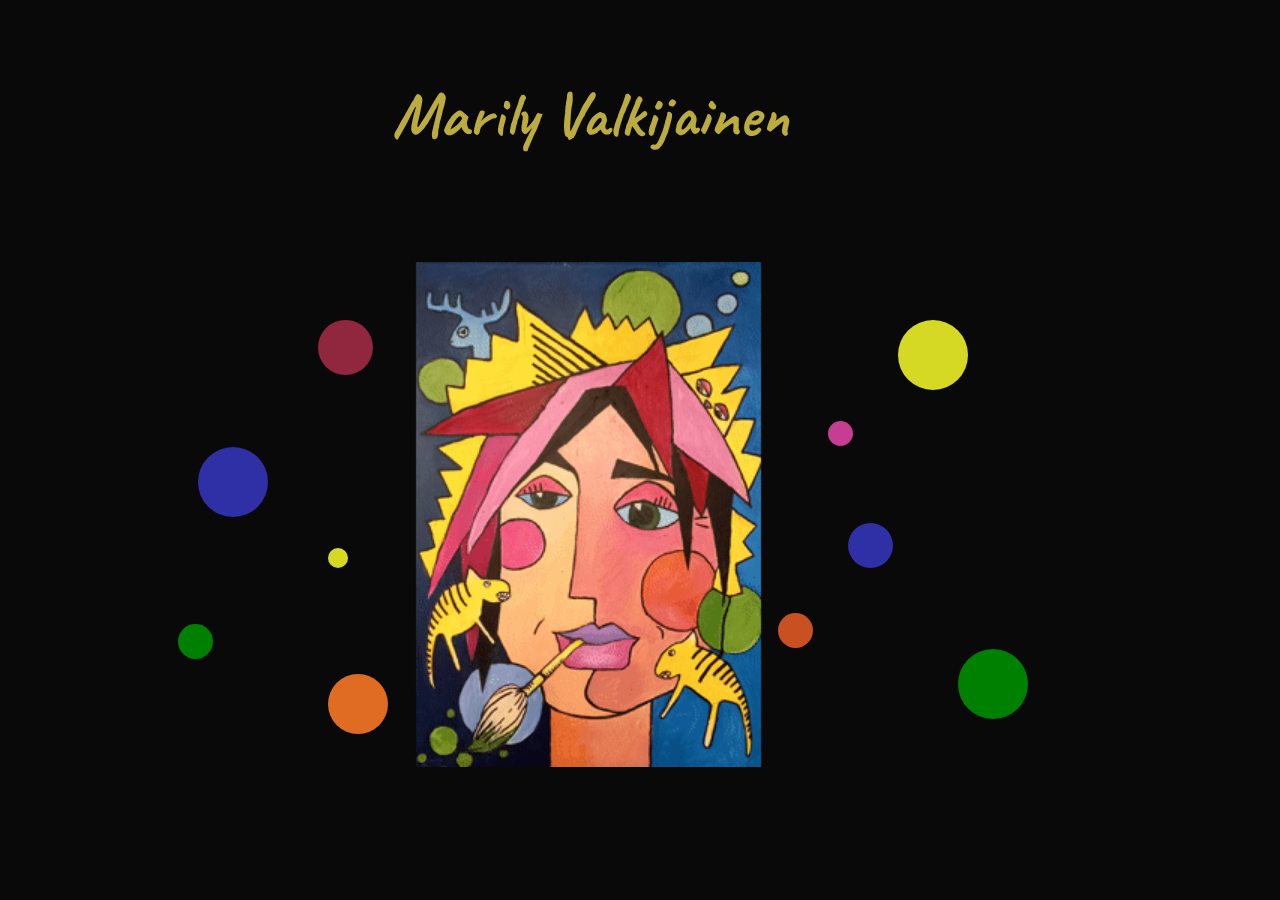
<file: index.html>
<!DOCTYPE html>
<html lang="et">
<head>
  <meta charset="UTF-8">
  <meta name="viewport" content="width=device-width, initial-scale=1.0">
  <title>Minust</title>
  <link rel="stylesheet" href="style.css">
  <link rel="preconnect" href="https://fonts.googleapis.com">
  <link rel="preconnect" href="https://fonts.gstatic.com" crossorigin>
  <link href="https://fonts.googleapis.com/css2?family=Caveat&family=Poppins:wght@400;700&display=swap" rel="stylesheet">
</head>

<body>
  <div id="pealkiri" class="caveat">
    <h1>Marily Valkijainen</h1>
  </div>

 

  <div id="suurpilt-wrapper">
    <div id="suurpilt">
      <img src="piltpilgutab.gif" alt="Pilt">
      <!-- Popup Dots -->
      <a href="page1.html" class="popup popup1"><span class="marker red"></span></a>
      <a href="page2.html" class="popup popup2"><span class="marker blue"></span></a>
      <a href="page3.html" class="popup popup3"><span class="marker green"></span></a>
      <a href="page4.html" class="popup popup4"><span class="marker yellow"></span></a>
      <a href="page5.html" class="popup popup5"><span class="marker bigblue"></span></a>
      <a href="page6.html" class="popup popup6"><span class="marker orange"></span></a>
      <a href="page7.html" class="popup popup7"><span class="marker bigyellow"></span></a>
      <a href="page8.html" class="popup popup8"><span class="marker biggreen"></span></a>
      <a href="page9.html" class="popup popup9"><span class="marker smallred"></span></a>
      <a href="page10.html" class="popup popup10"><span class="marker smallorange"></span></a>
    </div>
  </div>
  
</body>
</html>
</file>
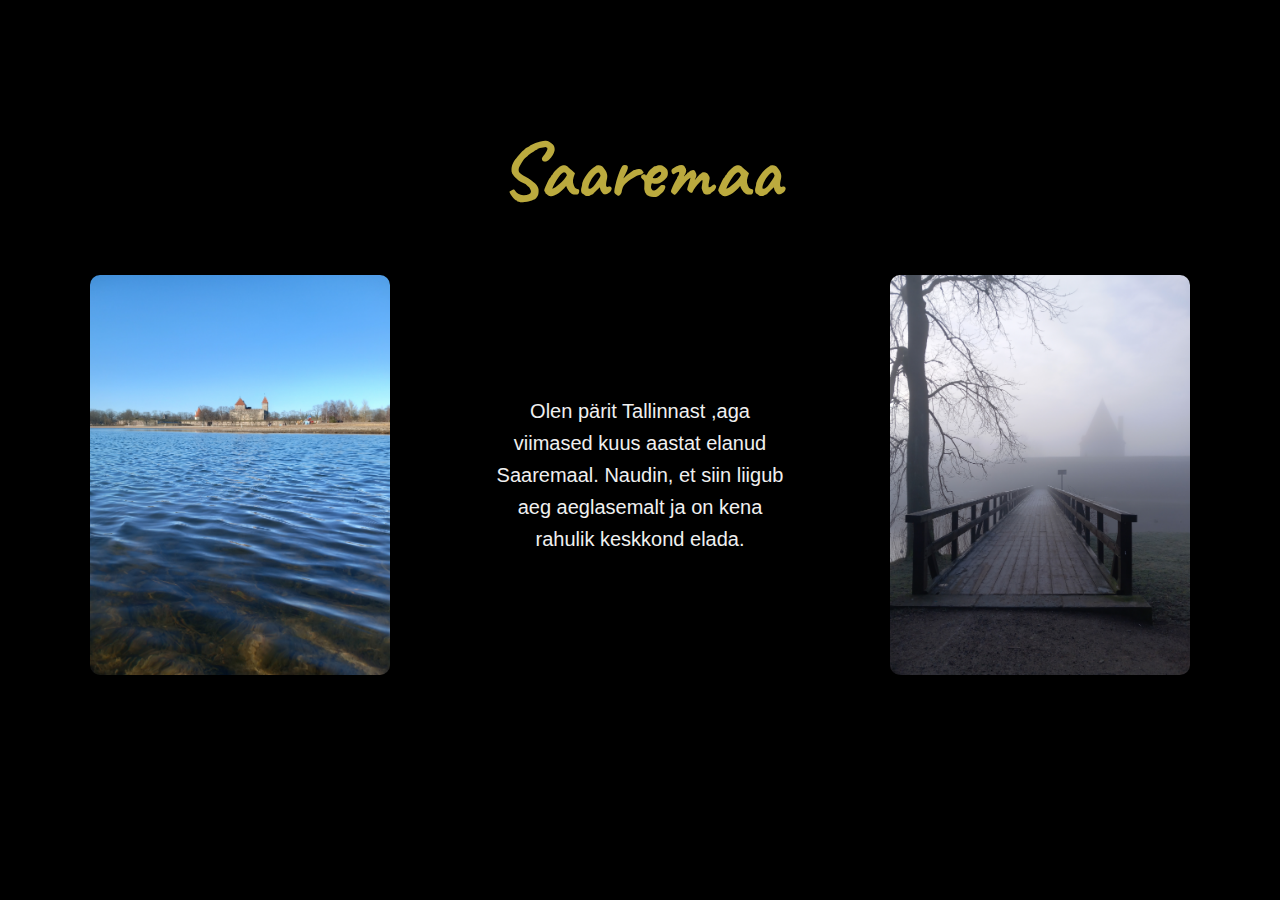
<file: page1.html>
<!DOCTYPE html>
<html lang="en">

<head>
  <meta charset="UTF-8" />
  <meta name="viewport" content="width=device-width, initial-scale=1.0" />
  <title>page1</title>

  <link rel="preconnect" href="https://fonts.googleapis.com" />
  <link rel="preconnect" href="https://fonts.gstatic.com" crossorigin />
  <link
    href="https://fonts.googleapis.com/css2?family=Caveat:wght@400..700&display=swap"
    rel="stylesheet"
  />

  <style>
    html {
      background-color: black;
      color: white;
    }

    body {
      margin: 0;
      padding: 0;
      font-family: "Caveat", cursive;
      margin-bottom: 100px;
    }

    #pealkiri {
      text-align: center;
      color: rgba(238, 217, 79, 0.785);
      font-size: 40px;
      margin-top: 120px;
      
    }

    .content-row {
      display: flex;
      justify-content: center;
      align-items: center;
      margin-top: 20px;
      gap: 100px;
      flex-wrap: wrap; 
    }

    .content-row img {
      width: 300px;
      height: auto;
      border-radius: 10px;
    }

    .paragraph {
      max-width: 300px;
      text-align: center;
      font-size: 20px;
      line-height: 1.6;
      color: #f0f0f0;
    }
    .paragraph {
  font-family: "Poppins", sans-serif;
  
}
  </style>
</head>

<body>
  <div id="pealkiri">
    <h1>Saaremaa</h1>
  </div>

  <div class="content-row">
    <img src="vee ligi.jpg" alt="Left Image" />
    
    <div class="paragraph">
      <p>
        Olen pärit Tallinnast ,aga viimased kuus aastat elanud Saaremaal. Naudin, et siin liigub aeg aeglasemalt ja on kena rahulik keskkond elada.
      </p>
    </div>

    <img src="udukure.jpg" alt="Right Image" />
  </div>
</body>

</html>
</file>
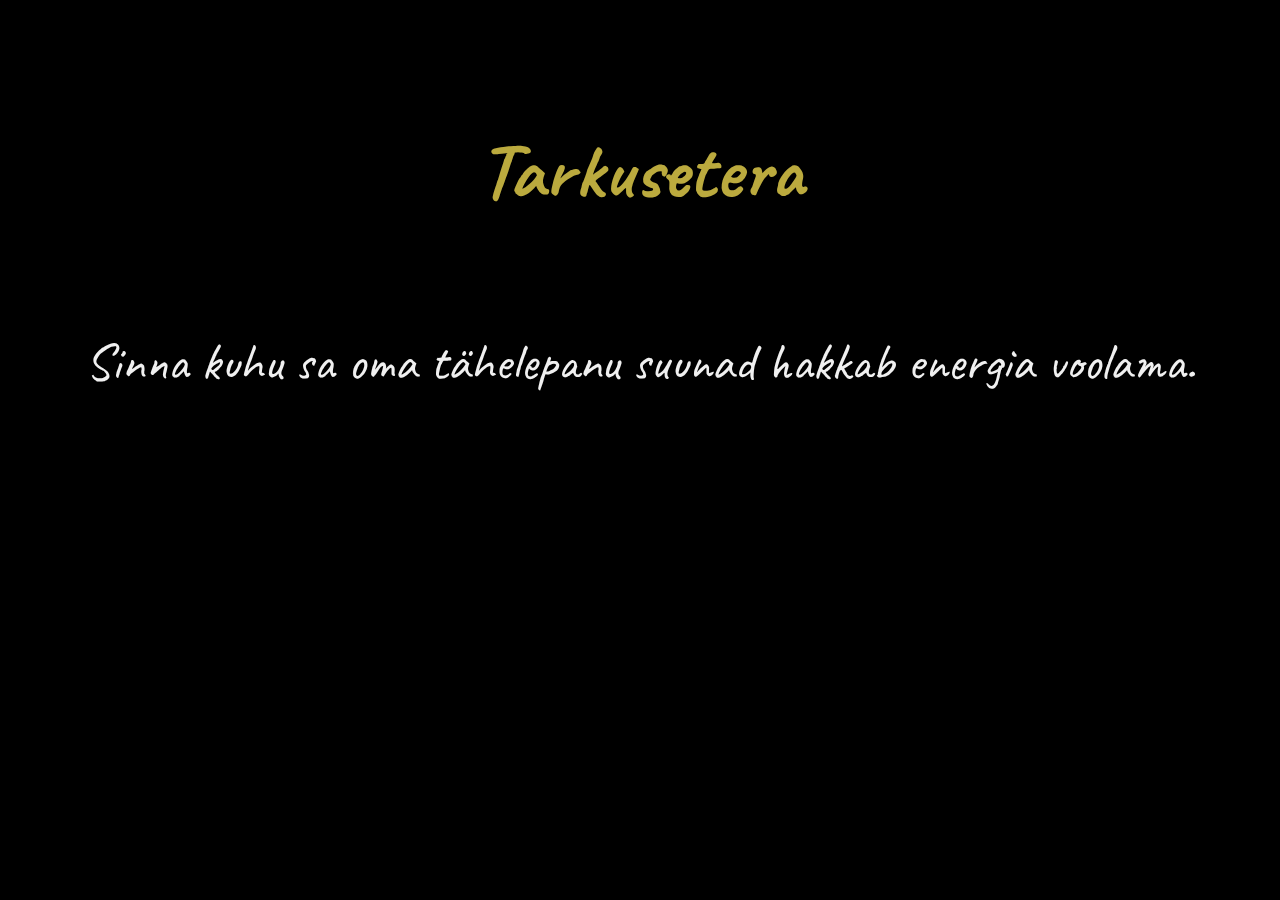
<file: page10.html>
<!DOCTYPE html>
<html lang="en">

<head>
  <meta charset="UTF-8" />
  <meta name="viewport" content="width=device-width, initial-scale=1.0" />
  <title>page1</title>

  <link rel="preconnect" href="https://fonts.googleapis.com" />
  <link rel="preconnect" href="https://fonts.gstatic.com" crossorigin />
  <link
    href="https://fonts.googleapis.com/css2?family=Caveat:wght@400..700&display=swap"
    rel="stylesheet"
  />

  <style>
    html {
      background-color: black;
      color: white;
    }

    body {
      margin: 0;
      padding: 0;
      font-family: "Caveat", cursive;
      margin-bottom: 100px;
    }

    #pealkiri {
      text-align: center;
      color: rgba(238, 217, 79, 0.785);
      font-size: 40px;
      margin-top: 120px;
    }

    .content-row {
      display: flex;
      justify-content: center;
      align-items: center;
      margin-top: 20px;
      gap: 150px;
      flex-wrap: wrap; 
    }

    .content-row img {
      width: 300px;
      height: 400px;
      border-radius: 10px;
    }

    .paragraph {
      max-width: auto
      ;
      text-align: center;
      font-size: 52px;
      line-height: 1.6;
      color: #f0f0f0;
      margin-left: 600
      px;
      margin-top: 100px;
    }
   
  </style>
</head>

<body>
  <div id="pealkiri">
    <h1>Tarkusetera</h1>
  </div>

  
    
    <div class="paragraph">
      <p>
        Sinna kuhu sa oma tähelepanu suunad 
           hakkab energia voolama.
      </p>
 
</body>

</html>
</file>
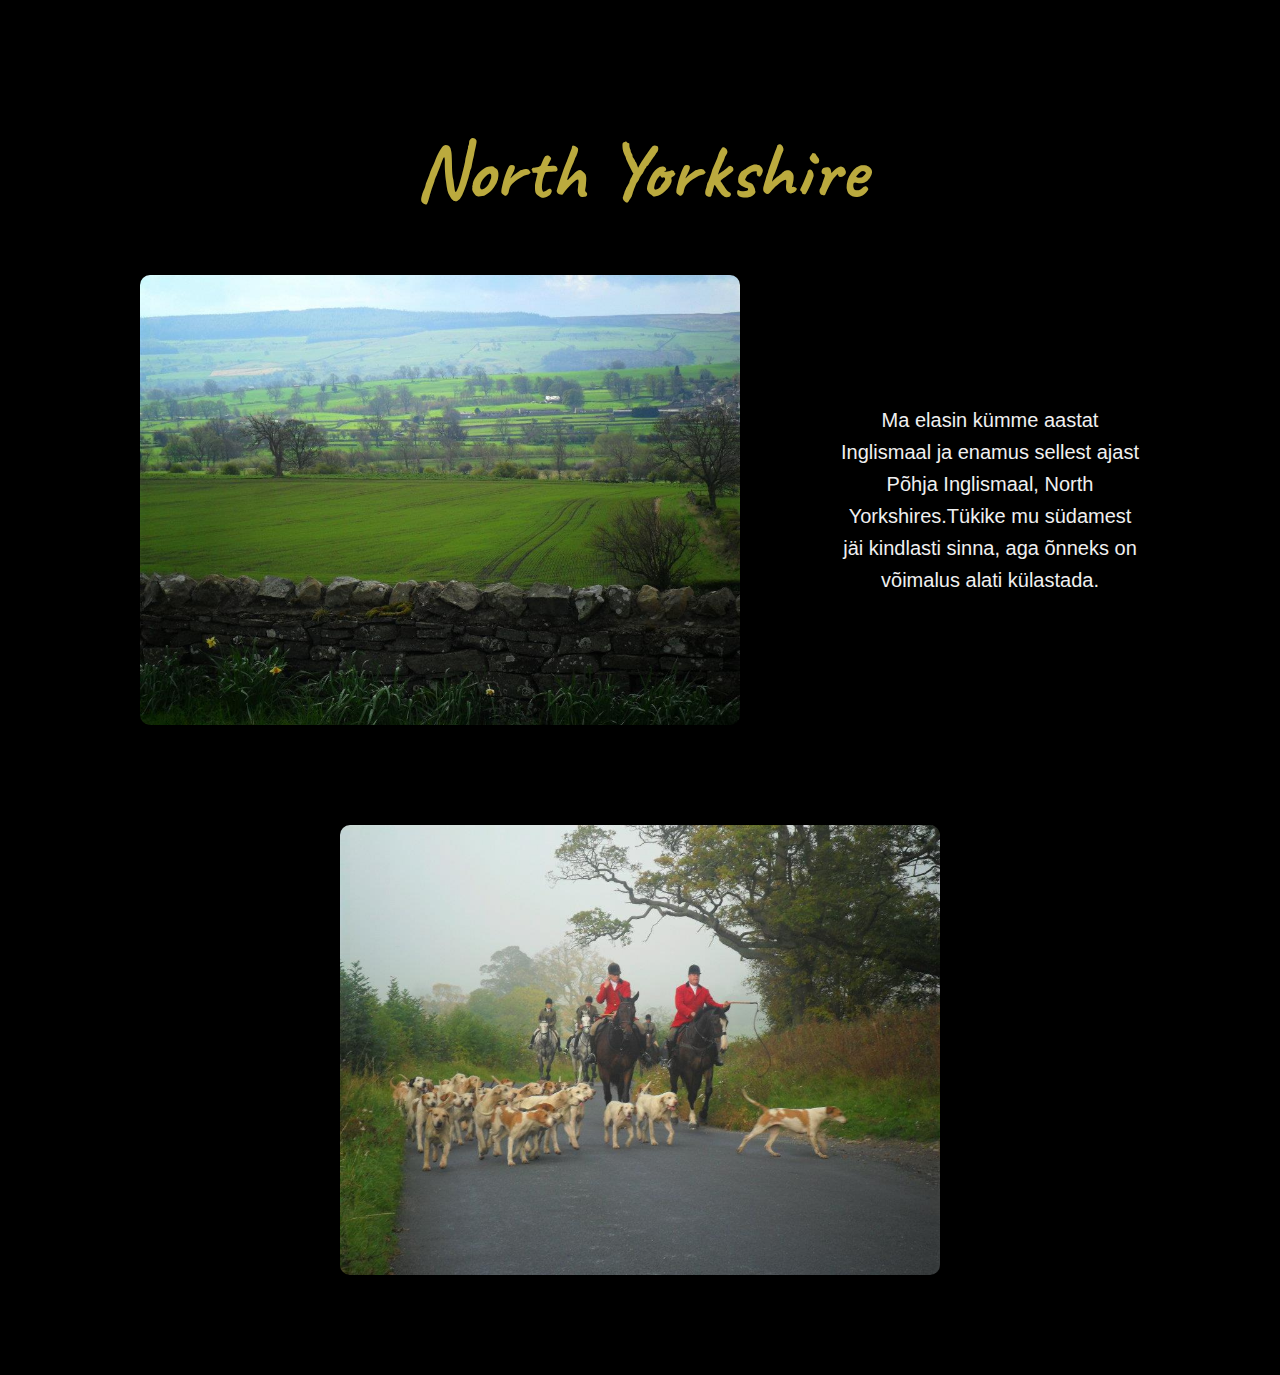
<file: page2.html>
<!DOCTYPE html>
<html lang="en">

<head>
  <meta charset="UTF-8" />
  <meta name="viewport" content="width=device-width, initial-scale=1.0" />
  <title>page1</title>

  <link rel="preconnect" href="https://fonts.googleapis.com" />
  <link rel="preconnect" href="https://fonts.gstatic.com" crossorigin />
  <link
    href="https://fonts.googleapis.com/css2?family=Caveat:wght@400..700&display=swap"
    rel="stylesheet"
  />

  <style>
    html {
      background-color: black;
      color: white;
    }

    body {
      margin: 0;
      padding: 0;
      font-family: "Caveat", cursive;
      margin-bottom: 100px;
    }

    #pealkiri {
      text-align: center;
      color: rgba(238, 217, 79, 0.785);
      font-size: 40px;
      margin-top: 120px;
    }

    .content-row {
      display: flex;
      justify-content: center;
      align-items: center;
      margin-top: 20px;
      gap: 100px;
      flex-wrap: wrap; 
    }

    .content-row img {
      width: 600px;
      height: auto;
      border-radius: 10px;
    }

    .paragraph {
      max-width: 300px;
      text-align: center;
      font-size: 20px;
      line-height: 1.6;
      color: #f0f0f0;
    }
    .paragraph {
  font-family: "Poppins", sans-serif;
  
}
  </style>
</head>

<body>
  <div id="pealkiri">
    <h1>North Yorkshire</h1>
  </div>

  <div class="content-row">
    <img src="nyorks.jpg" alt="Left Image" />
    
    <div class="paragraph">
      <p>
        Ma elasin kümme aastat Inglismaal ja enamus sellest ajast Põhja Inglismaal, North Yorkshires.Tükike mu südamest jäi kindlasti sinna, aga õnneks on võimalus alati külastada.
    </div>

    <img src="vfohunt.jpg" alt="Right Image" />
  </div>
</body>

</html>
</file>
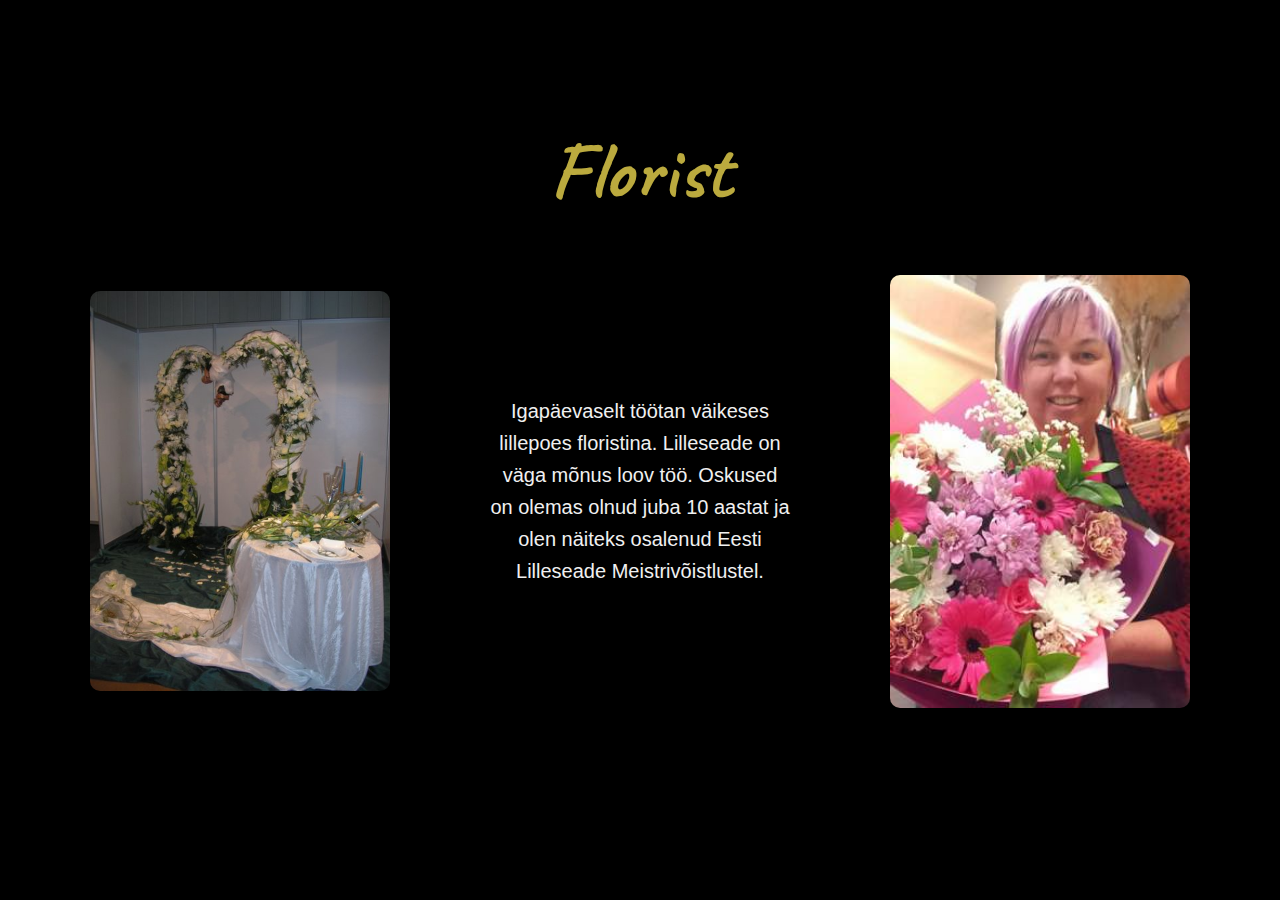
<file: page3.html>
<!DOCTYPE html>
<html lang="en">

<head>
  <meta charset="UTF-8" />
  <meta name="viewport" content="width=device-width, initial-scale=1.0" />
  <title>page1</title>

  <link rel="preconnect" href="https://fonts.googleapis.com" />
  <link rel="preconnect" href="https://fonts.gstatic.com" crossorigin />
  <link
    href="https://fonts.googleapis.com/css2?family=Caveat:wght@400..700&display=swap"
    rel="stylesheet"
  />

  <style>
    html {
      background-color: black;
      color: white;
    }

    body {
      margin: 0;
      padding: 0;
      font-family: "Caveat", cursive;
      margin-bottom: 100px;
    }

    #pealkiri {
      text-align: center;
      color: rgba(238, 217, 79, 0.785);
      font-size: 40px;
      margin-top: 120px;
    }

    .content-row {
      display: flex;
      justify-content: center;
      align-items: center;
      margin-top: 20px;
      gap: 100px;
      flex-wrap: wrap; 
    }

    .content-row img {
      width: 300px;
      height: auto;
      border-radius: 10px;
    }

    .paragraph {
      max-width: 300px;
      text-align: center;
      font-size: 20px;
      line-height: 1.6;
      color: #f0f0f0;
    }
    .paragraph {
  font-family: "Poppins", sans-serif;
  
}
  </style>
</head>

<body>
  <div id="pealkiri">
    <h1>Florist</h1>
  </div>

  <div class="content-row">
    <img src="lillevoist.jpg" alt="Left Image" />
    
    <div class="paragraph">
      <p>
        Igapäevaselt töötan väikeses lillepoes floristina. Lilleseade on väga mõnus loov töö. Oskused on olemas olnud juba 10 aastat ja olen näiteks osalenud Eesti Lilleseade Meistrivõistlustel.
      </p>
    </div>

    <img src="lilll.jpeg" alt="Right Image" />
  </div>
</body>

</html>
</file>
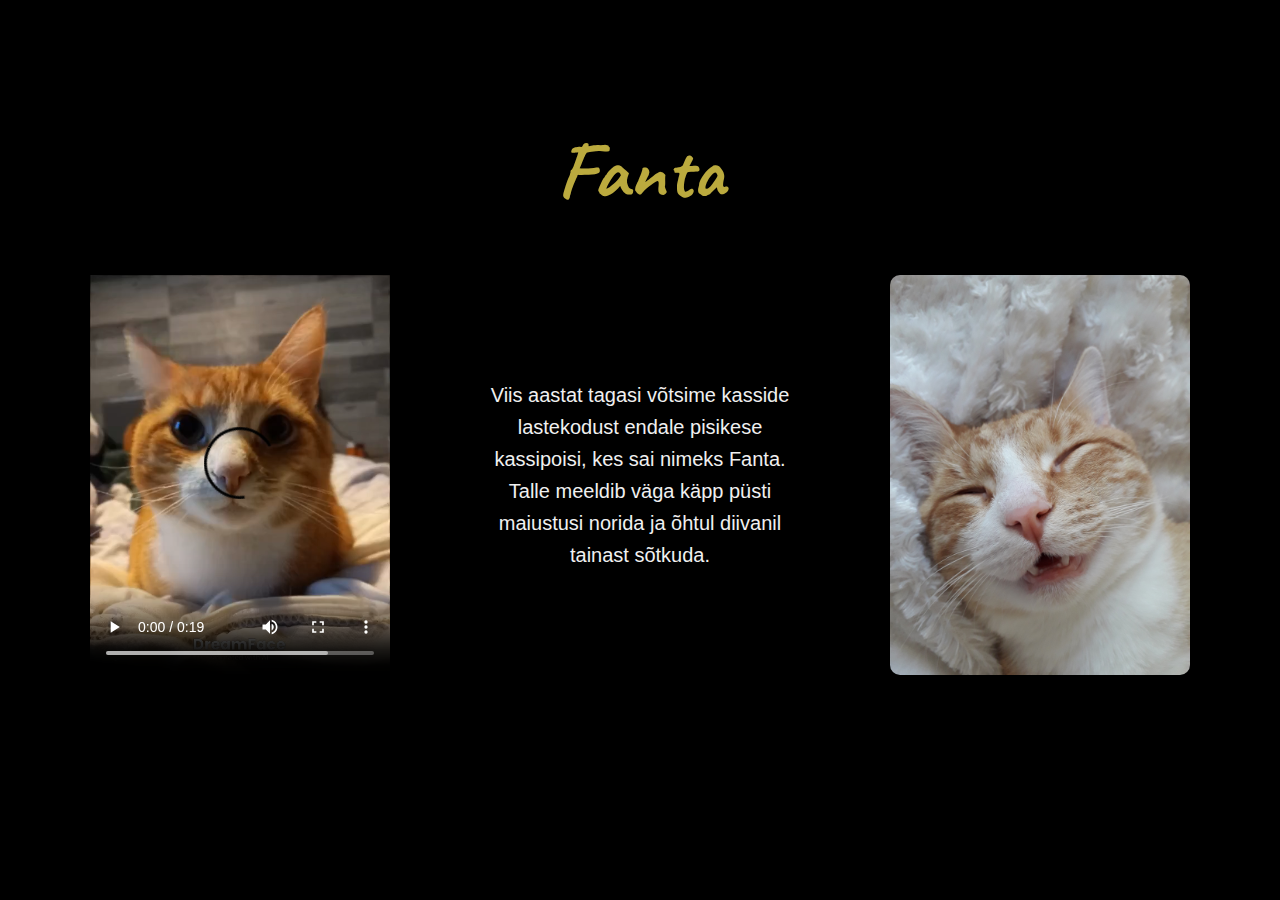
<file: page4.html>
<!DOCTYPE html>
<html lang="en">

<head>
  <meta charset="UTF-8" />
  <meta name="viewport" content="width=device-width, initial-scale=1.0" />
  <title>page1</title>

  <link rel="preconnect" href="https://fonts.googleapis.com" />
  <link rel="preconnect" href="https://fonts.gstatic.com" crossorigin />
  <link
    href="https://fonts.googleapis.com/css2?family=Caveat:wght@400..700&display=swap"
    rel="stylesheet"
  />

  <style>
    html {
      background-color: black;
      color: white;
    }

    body {
      margin: 0;
      padding: 0;
      font-family: "Caveat", cursive;
      margin-bottom: 100px;
    }

    #pealkiri {
      text-align: center;
      color: rgba(238, 217, 79, 0.785);
      font-size: 40px;
      margin-top: 120px;
    }

    .content-row {
      display: flex;
      justify-content: center;
      align-items: center;
      margin-top: 20px;
      gap: 100px;
      flex-wrap: wrap; 
    }

    .content-row img {
      width: 300px;
      height: auto;
      border-radius: 10px;
    }

    .paragraph {
      max-width: 300px;
      text-align: center;
      font-size: 20px;
      line-height: 1.6;
      color: #f0f0f0;
    }
    .paragraph {
  font-family: "Poppins", sans-serif;
  
}
.content-row video {
  width: 300px;
  height: 400px;

}

  </style>
</head>

<body>
  <div id="pealkiri">
    <h1>Fanta</h1>
  </div>

  <div class="content-row">
    <video src="4dcd4568-8741-42e6-9571-b5079dbe9d47.mp4" alt="Left Image" controls></video>
    
    <div class="paragraph">
      <p>
      Viis aastat tagasi võtsime kasside lastekodust endale pisikese kassipoisi, kes sai nimeks Fanta. Talle meeldib väga käpp püsti maiustusi norida ja õhtul diivanil tainast sõtkuda.
      </p>
    </div>

    <img src="fantalaugh.jpg" alt="Right Image" />
  </div>
</body>

</html>
</file>
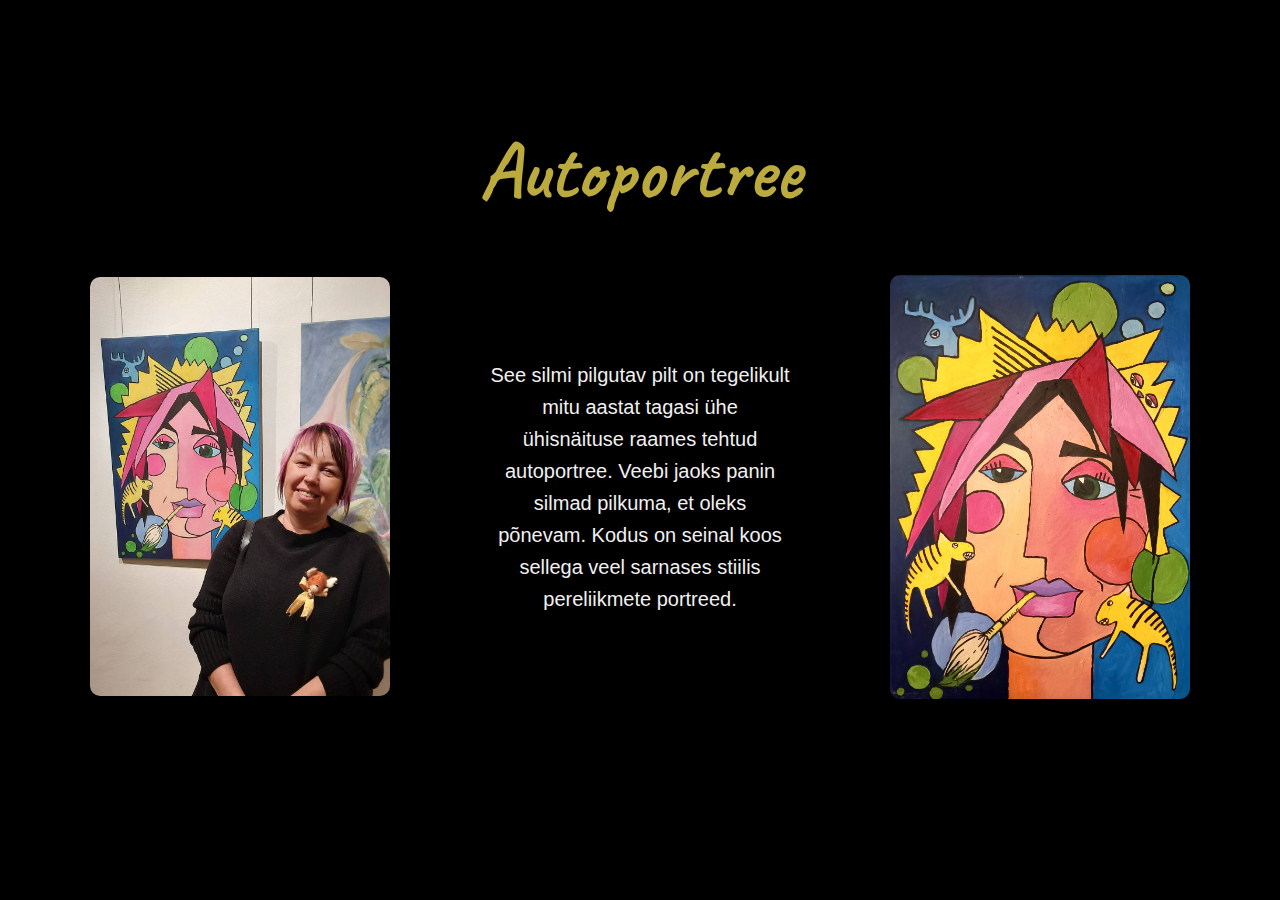
<file: page5.html>
<!DOCTYPE html>
<html lang="en">

<head>
  <meta charset="UTF-8" />
  <meta name="viewport" content="width=device-width, initial-scale=1.0" />
  <title>page1</title>

  <link rel="preconnect" href="https://fonts.googleapis.com" />
  <link rel="preconnect" href="https://fonts.gstatic.com" crossorigin />
  <link
    href="https://fonts.googleapis.com/css2?family=Caveat:wght@400..700&display=swap"
    rel="stylesheet"
  />

  <style>
    html {
      background-color: black;
      color: white;
    }

    body {
      margin: 0;
      padding: 0;
      font-family: "Caveat", cursive;
      margin-bottom: 100px;

    }

    #pealkiri {
      text-align: center;
      color: rgba(238, 217, 79, 0.785);
      font-size: 40px;
      margin-top: 120px;
    }

    .content-row {
      display: flex;
      justify-content: center;
      align-items: center;
      margin-top: 20px;
      gap: 100px;
      flex-wrap: wrap; 
    }

    .content-row img {
      width: 300px;
      height: auto;
      border-radius: 10px;
    }

    .paragraph {
      max-width: 300px;
      text-align: center;
      font-size: 20px;
      line-height: 1.6;
      color: #f0f0f0;
    }
    .paragraph {
  font-family: "Poppins", sans-serif;
  
}

  </style>
</head>

<body>
  <div id="pealkiri">
    <h1>Autoportree</h1>
  </div>

  <div class="content-row">
    <img src="koospilt.jpg" alt="Left Image" />
    
    <div class="paragraph">
      <p>
        See silmi pilgutav pilt on tegelikult mitu aastat tagasi ühe ühisnäituse raames tehtud autoportree. Veebi jaoks panin silmad pilkuma, et oleks põnevam. Kodus on seinal koos sellega veel sarnases stiilis pereliikmete portreed.      </p>
    </div>

    <img id="gif" src="portrait.jpg" alt="Right Image" />
  </div>
</body>

</html>
</file>
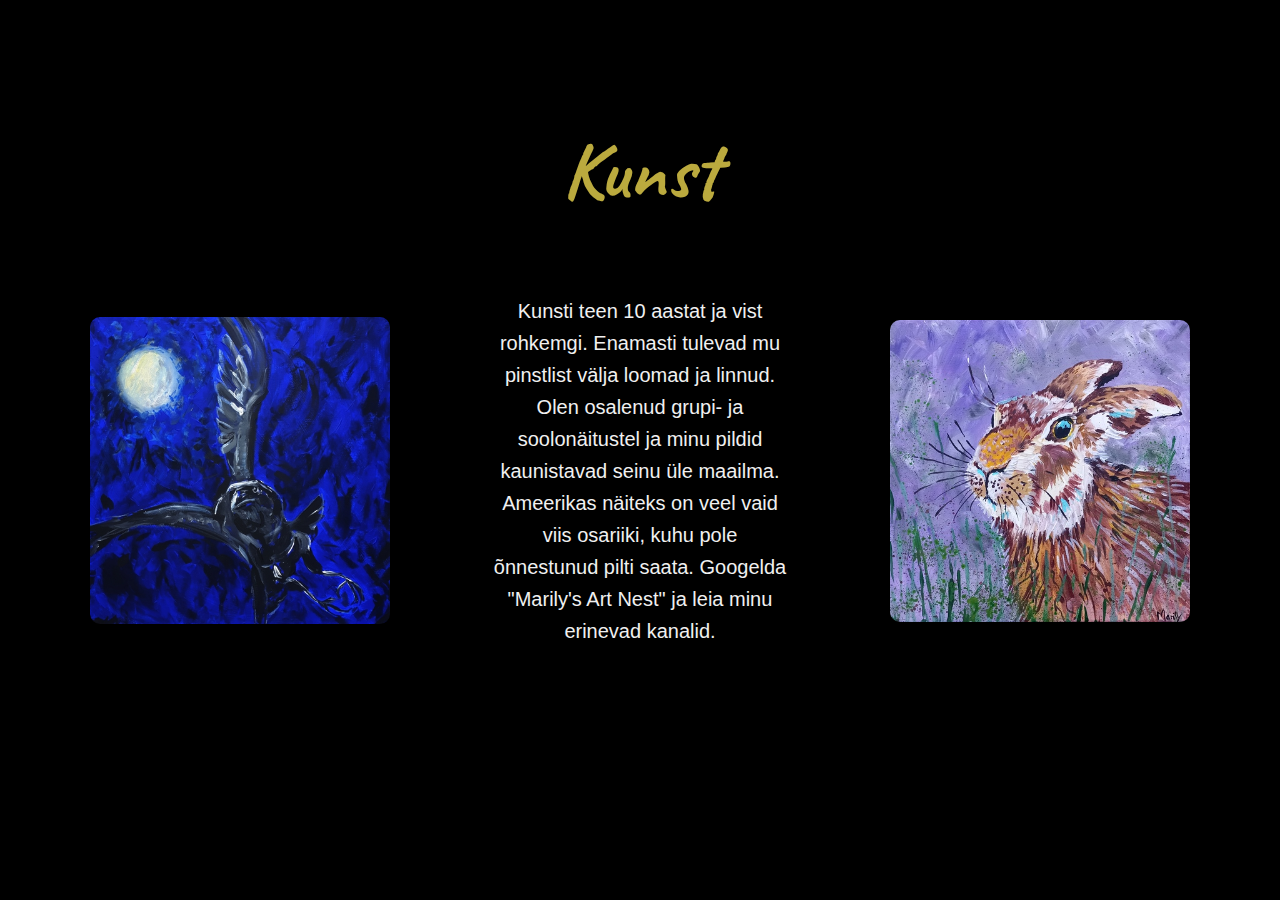
<file: page6.html>
<!DOCTYPE html>
<html lang="en">

<head>
  <meta charset="UTF-8" />
  <meta name="viewport" content="width=device-width, initial-scale=1.0" />
  <title>page1</title>

  <link rel="preconnect" href="https://fonts.googleapis.com" />
  <link rel="preconnect" href="https://fonts.gstatic.com" crossorigin />
  <link
    href="https://fonts.googleapis.com/css2?family=Caveat:wght@400..700&display=swap"
    rel="stylesheet"
  />

  <style>
    html {
      background-color: black;
      color: white;
    }

    body {
      margin: 0;
      padding: 0;
      font-family: "Caveat", cursive;
      margin-bottom: 100px;
    }

    #pealkiri {
      text-align: center;
      color: rgba(238, 217, 79, 0.785);
      font-size: 40px;
      margin-top: 120px;
    }

    .content-row {
      display: flex;
      justify-content: center;
      align-items: center;
      margin-top: 20px;
      gap: 100px;
      flex-wrap: wrap; 
    }

    .content-row img {
      width: 300px;
      height: auto;
      border-radius: 10px;
    }

    .paragraph {
      max-width: 300px;
      text-align: center;
      font-size: 20px;
      line-height: 1.6;
      color: #f0f0f0;
    }
    .paragraph {
  font-family: "Poppins", sans-serif;
  
}
  </style>
</head>

<body>
  <div id="pealkiri">
    <h1>Kunst</h1>
  </div>

  <div class="content-row">
    <img src="surrvares - Copy.jpg" alt="Left Image" />
    
    <div class="paragraph">
      <p>
       Kunsti teen 10 aastat ja vist rohkemgi. Enamasti tulevad mu pinstlist välja loomad ja linnud. Olen osalenud grupi- ja soolonäitustel ja minu pildid kaunistavad seinu üle maailma. Ameerikas näiteks on veel vaid viis osariiki, kuhu pole õnnestunud pilti saata. Googelda  "Marily's Art Nest"  ja leia minu erinevad kanalid.
    </div>

    <img src="bunnike - Copy.jpg" alt="Right Image" />
  </div>
</body>

</html>
</file>
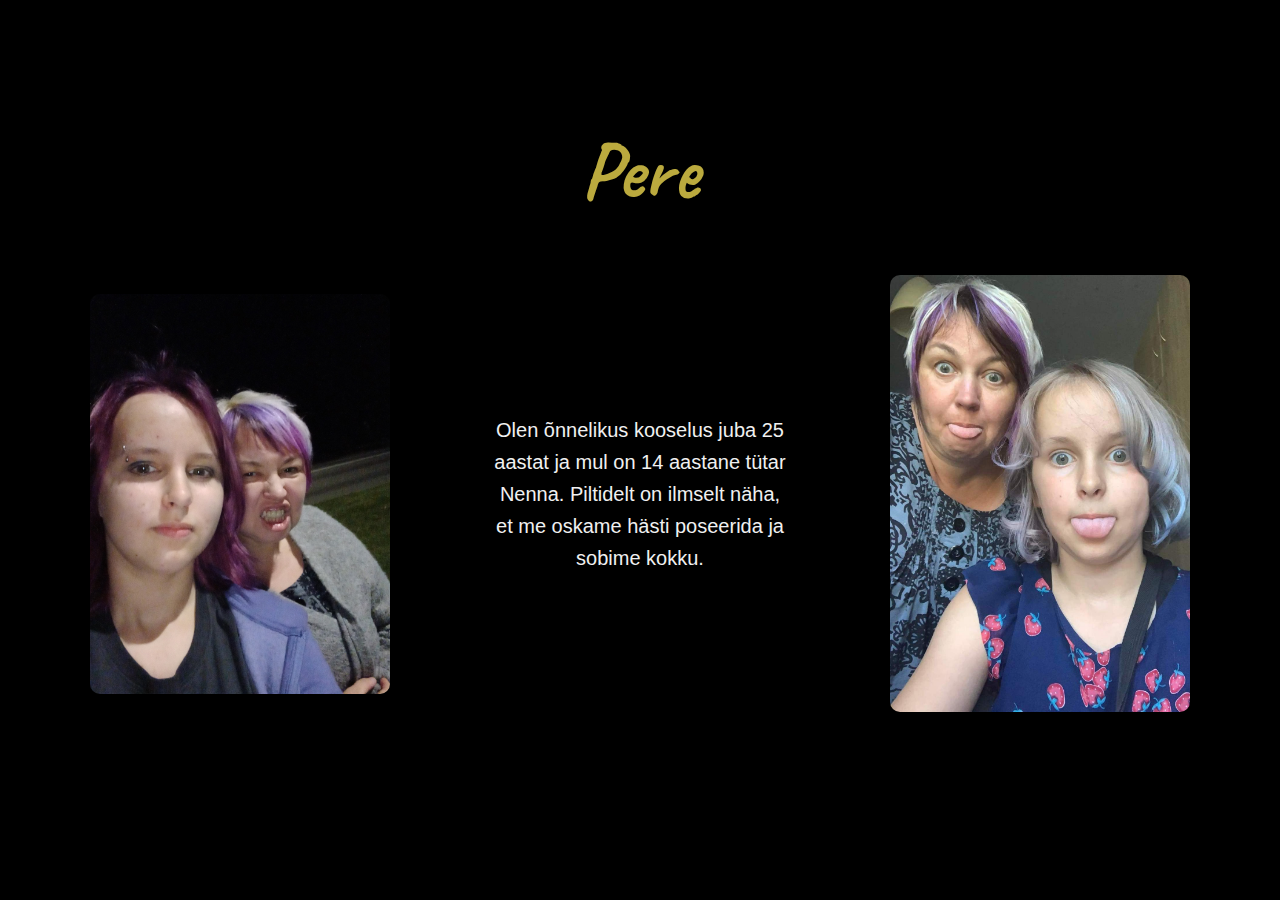
<file: page7.html>
<!DOCTYPE html>
<html lang="en">

<head>
  <meta charset="UTF-8" />
  <meta name="viewport" content="width=device-width, initial-scale=1.0" />
  <title>page1</title>

  <link rel="preconnect" href="https://fonts.googleapis.com" />
  <link rel="preconnect" href="https://fonts.gstatic.com" crossorigin />
  <link
    href="https://fonts.googleapis.com/css2?family=Caveat:wght@400..700&display=swap"
    rel="stylesheet"
  />

  <style>
    html {
      background-color: black;
      color: white;
    }

    body {
      margin: 0;
      padding: 0;
      font-family: "Caveat", cursive;
      margin-bottom: 100px;
    }

    #pealkiri {
      text-align: center;
      color: rgba(238, 217, 79, 0.785);
      font-size: 40px;
      margin-top: 120px;
    }

    .content-row {
      display: flex;
      justify-content: center;
      align-items: center;
      margin-top: 20px;
      gap: 100px;
      flex-wrap: wrap; 
    }

    .content-row img {
      width: 300px;
      height: auto;
      border-radius: 10px;
    }

    .paragraph {
      max-width: 300px;
      text-align: center;
      font-size: 20px;
      line-height: 1.6;
      color: #f0f0f0;
    }
    .paragraph {
  font-family: "Poppins", sans-serif;
  
}
  </style>
</head>

<body>
  <div id="pealkiri">
    <h1>Pere</h1>
  </div>

  <div class="content-row">
    <img src="me2.jpg" alt="Left Image" />
    
    <div class="paragraph">
      <p>
        Olen õnnelikus kooselus juba 25 aastat ja mul on 14 aastane tütar Nenna. Piltidelt on ilmselt näha, et me oskame hästi poseerida ja sobime kokku.
      </p>
    </div>

    <img src="mesobime.jpeg" alt="Right Image" />
  </div>
</body>

</html>
</file>
<file: style.css>
/* style.css */

body {
    margin: 0;
    padding: 0;
    background-color: #090909;
    font-family: 'Poppins', sans-serif;
    display: flex;
    flex-direction: column;
    align-items: center;
    min-height: 100vh;
    overflow-x: hidden;
  }
  
  #pealkiri {
    margin-top: 2rem;
    color: rgba(238, 217, 79, 0.785);
    font-size: 2rem;
    text-align: center;
    font-family: 'Caveat', cursive;
    margin-right: 100px;
  }
  
  #suurpilt img {
    max-width: 90%;
    height: auto;
    margin: 2rem 0;
  }
  
  .marker {
    display: inline-block;
    border-radius: 50%;
    transition: transform 0.2s ease;
    margin: 0.5rem;
  }
  
  .marker:hover {
    transform: scale(1.3);
  }
  
  /* Marker Sizes and Colors */
  .marker.red { background: rgb(145, 39, 62); width: 55px; height: 55px; }
  .marker.blue { background: rgb(47, 47, 166); width: 45px; height: 45px; }
  .marker.green { background: green; width: 35px; height: 35px; }
  .marker.yellow { background: rgb(214, 217, 36); width: 20px; height: 20px; }
  .marker.bigblue { background: rgb(47, 47, 166); width: 70px; height: 70px; }
  .marker.orange { background: rgb(224, 108, 35); width: 60px; height: 60px; }
  .marker.bigyellow { background: rgb(214, 217, 36); width: 70px; height: 70px; }
  .marker.biggreen { background: green; width: 70px; height: 70px; }
  .marker.smallred { background: rgb(198, 62, 146); width: 25px; height: 25px; }
  .marker.smallorange { background: rgb(200, 80, 33); width: 35px; height: 35px; }
  
  .popup-grid {
    display: flex;
    flex-wrap: wrap;
    justify-content: center;
    gap: 1rem;
    padding-bottom: 2rem;
  }
  
  /* Responsive */
  @media (max-width: 768px) {
    #pealkiri {
      font-size: 1.5rem;
    }
    .marker {
      width: 30px !important;
      height: 30px !important;
    }
  }
  #suurpilt-wrapper {
    position: relative;
    width: 90%;
    max-width: 1000px;
    margin: 2rem auto;
  }
  
  #suurpilt {
    position: relative;
    width: 100%;
  }
  
  #suurpilt img {
    width: 100%;
    height: auto;
    display: block;
  }
  
  /* Popup dots positioned absolutely inside the image */
  .popup {
    position: absolute;
    cursor: pointer;
    transition: transform 0.2s ease;
  }
  
  .marker:hover {
    transform: scale(1.3);
  }
  
  /* Marker positions using % for responsiveness */
  .popup1 { top: 10%; left: 17%; }
  .popup2 { top: 50%; left: 70%; }
  .popup3 { top: 70%; left: 3%; }
  .popup4 { top: 55%; left: 18%; }
  .popup5 { top: 35%; left: 5%; }
  .popup6 { top: 80%; left: 18%; }
  .popup7 { top: 10%; left: 75%; }
  .popup8 { top: 75%; left: 81%; }
  .popup9 { top: 30%; left: 68%; }
  .popup10 { top: 68%; left: 63%; }
</file>
